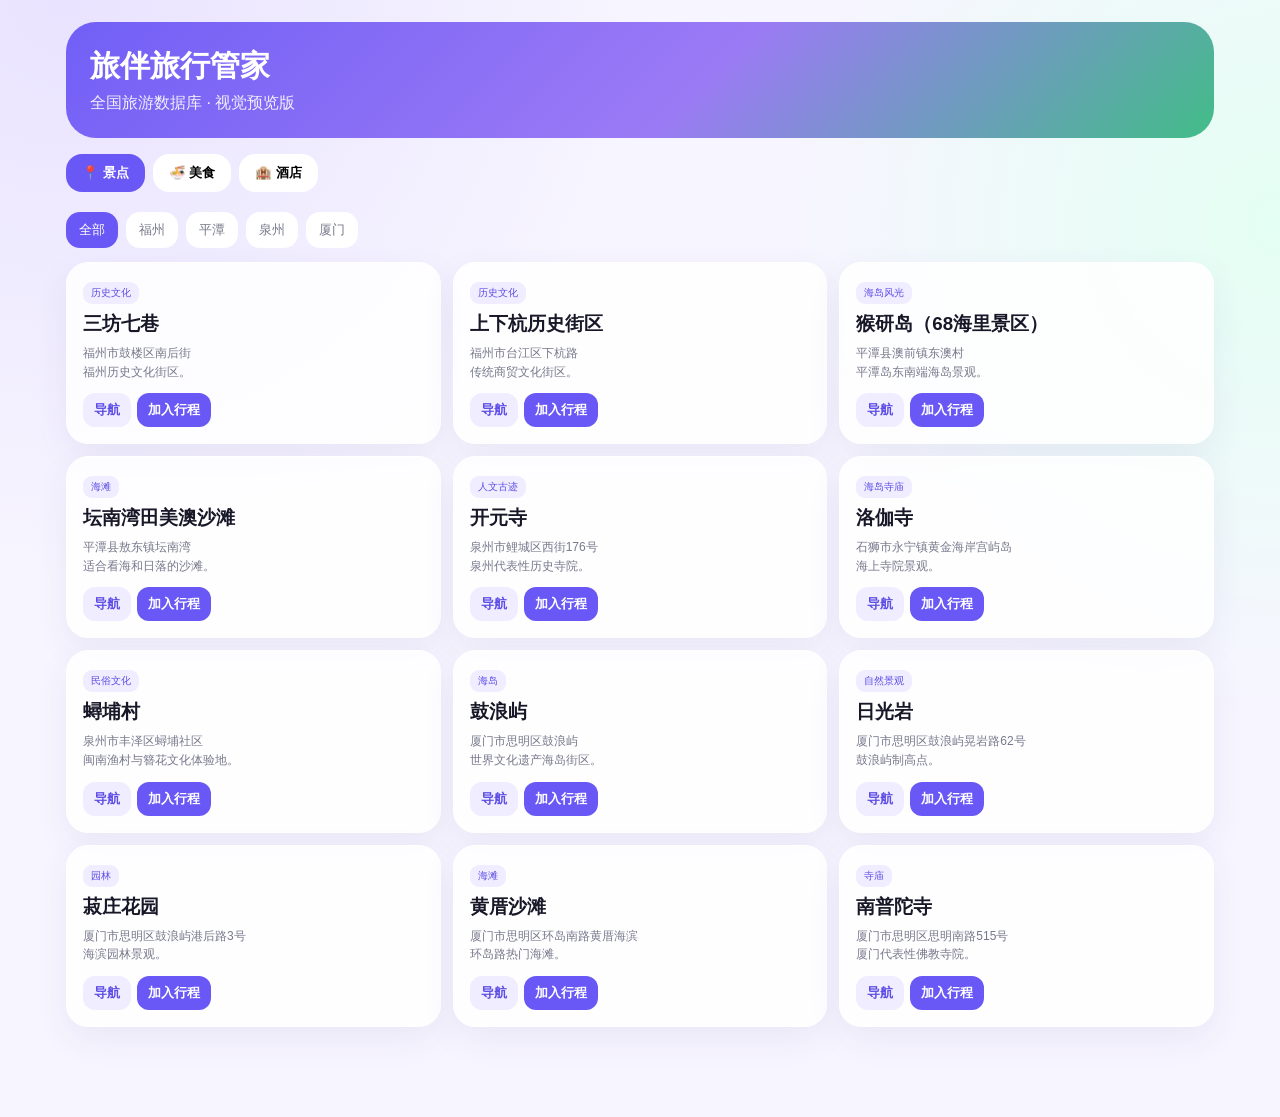
<file: database-preview.html>
<!doctype html>
<html lang="zh-CN"><head><meta charset="utf-8"><meta name="viewport" content="width=device-width,initial-scale=1"><title>旅伴旅行管家｜数据库视觉预览</title><style>:root{--bg:#f7f5ff;--card:#fff;--text:#171727;--muted:#77788b;--p:#6958f5;--line:#e9e7f2}*{box-sizing:border-box}body{margin:0;background:radial-gradient(circle at 5% 0,#e9e3ff,transparent 35%),radial-gradient(circle at 100% 20%,#e4fff3,transparent 32%),var(--bg);color:var(--text);font-family:-apple-system,BlinkMacSystemFont,"PingFang SC","Microsoft YaHei",sans-serif}.app{max-width:1180px;margin:auto;padding:22px 16px 90px}.hero{padding:24px;border-radius:30px;background:linear-gradient(135deg,#715ff6,#9b7af5 55%,#42bd88);color:#fff}.hero h1{margin:0 0 6px;font-size:30px}.hero p{margin:0;opacity:.9}.tabs{display:flex;gap:8px;margin:16px 0}.tab{padding:10px 16px;border:0;border-radius:16px;background:#fff;font-weight:800}.tab.on{background:var(--p);color:#fff}.chips{display:flex;gap:8px;overflow:auto;padding:4px 0 14px}.chip{white-space:nowrap;border:0;padding:9px 13px;border-radius:14px;background:#fff;color:var(--muted)}.chip.on{background:var(--p);color:#fff}.grid{display:grid;grid-template-columns:repeat(3,1fr);gap:12px}.card{background:#ffffffdf;border:1px solid #fff;border-radius:22px;padding:16px;box-shadow:0 12px 35px #403a8a12}.card h3{margin:7px 0}.muted{font-size:12px;color:var(--muted);line-height:1.55}.tag{display:inline-block;background:#efedff;color:#5d4de5;padding:4px 8px;border-radius:9px;font-size:10px;margin:3px 3px 0 0}.actions{display:flex;gap:6px;margin-top:12px}.btn{border:0;padding:8px 11px;border-radius:12px;background:#efedff;color:#5d4de5;font-weight:700}.primary{background:var(--p);color:#fff}.section{display:none}.section.on{display:block}.empty{padding:40px;text-align:center;color:var(--muted)}@media(max-width:760px){.grid{grid-template-columns:1fr 1fr}}@media(max-width:520px){.grid{grid-template-columns:1fr}}</style></head><body><main class="app"><section class="hero"><h1>旅伴旅行管家</h1><p>全国旅游数据库 · 视觉预览版</p></section><div class="tabs"><button class="tab on" data-k="spots">📍 景点</button><button class="tab" data-k="foods">🍜 美食</button><button class="tab" data-k="hotels">🏨 酒店</button></div><div id="cities" class="chips"></div><section id="spots" class="section on"><div class="grid" id="spotGrid"></div></section><section id="foods" class="section"><div class="grid" id="foodGrid"></div></section><section id="hotels" class="section"><div class="grid" id="hotelGrid"></div></section></main><script>const DB={cities:[{"cityId":"fz","城市":"福州","省份":"福建省","城市级别":"省会","拼音":"fuzhou","热门":true},{"cityId":"pt","城市":"平潭","省份":"福建省","城市级别":"县","拼音":"pingtan","热门":true},{"cityId":"qz","城市":"泉州","省份":"福建省","城市级别":"地级市","拼音":"quanzhou","热门":true},{"cityId":"xm","城市":"厦门","省份":"福建省","城市级别":"副省级市","拼音":"xiamen","热门":true}],spots:[{"spotId":"fz-001","景点名称":"三坊七巷","城市":"福州","省份":"福建省","类型":"历史文化","地址":"福州市鼓楼区南后街","简介":"福州历史文化街区。","推荐游玩时间":"2-3小时","推荐季节":"四季","门票":"免费","开放时间":"全天","经纬度":"","图片":"","标签":"古街,人文","热门程度":"高"},{"spotId":"fz-002","景点名称":"上下杭历史街区","城市":"福州","省份":"福建省","类型":"历史文化","地址":"福州市台江区下杭路","简介":"传统商贸文化街区。","推荐游玩时间":"2小时","推荐季节":"四季","门票":"免费","开放时间":"全天","经纬度":"","图片":"","标签":"古街","热门程度":"高"},{"spotId":"pt-001","景点名称":"猴研岛（68海里景区）","城市":"平潭","省份":"福建省","类型":"海岛风光","地址":"平潭县澳前镇东澳村","简介":"平潭岛东南端海岛景观。","推荐游玩时间":"2-3小时","推荐季节":"春夏秋","门票":"","开放时间":"","经纬度":"","图片":"","标签":"海岛,打卡","热门程度":"高"},{"spotId":"pt-002","景点名称":"坛南湾田美澳沙滩","城市":"平潭","省份":"福建省","类型":"海滩","地址":"平潭县敖东镇坛南湾","简介":"适合看海和日落的沙滩。","推荐游玩时间":"2小时","推荐季节":"春夏秋","门票":"免费","开放时间":"全天","经纬度":"","图片":"","标签":"沙滩,日落","热门程度":"高"},{"spotId":"qz-001","景点名称":"开元寺","城市":"泉州","省份":"福建省","类型":"人文古迹","地址":"泉州市鲤城区西街176号","简介":"泉州代表性历史寺院。","推荐游玩时间":"1-2小时","推荐季节":"四季","门票":"免费","开放时间":"","经纬度":"","图片":"","标签":"寺庙,古城","热门程度":"高"},{"spotId":"qz-002","景点名称":"洛伽寺","城市":"泉州","省份":"福建省","类型":"海岛寺庙","地址":"石狮市永宁镇黄金海岸宫屿岛","简介":"海上寺院景观。","推荐游玩时间":"2小时","推荐季节":"四季","门票":"","开放时间":"","经纬度":"","图片":"","标签":"海景,寺庙","热门程度":"高"},{"spotId":"qz-003","景点名称":"蟳埔村","城市":"泉州","省份":"福建省","类型":"民俗文化","地址":"泉州市丰泽区蟳埔社区","简介":"闽南渔村与簪花文化体验地。","推荐游玩时间":"2-3小时","推荐季节":"四季","门票":"免费","开放时间":"全天","经纬度":"","图片":"","标签":"簪花,民俗","热门程度":"高"},{"spotId":"xm-001","景点名称":"鼓浪屿","城市":"厦门","省份":"福建省","类型":"海岛","地址":"厦门市思明区鼓浪屿","简介":"世界文化遗产海岛街区。","推荐游玩时间":"1天","推荐季节":"四季","门票":"免费","开放时间":"全天","经纬度":"","图片":"","标签":"海岛,建筑","热门程度":"高"},{"spotId":"xm-002","景点名称":"日光岩","城市":"厦门","省份":"福建省","类型":"自然景观","地址":"厦门市思明区鼓浪屿晃岩路62号","简介":"鼓浪屿制高点。","推荐游玩时间":"1小时","推荐季节":"四季","门票":"","开放时间":"","经纬度":"","图片":"","标签":"登高,观景","热门程度":"高"},{"spotId":"xm-003","景点名称":"菽庄花园","城市":"厦门","省份":"福建省","类型":"园林","地址":"厦门市思明区鼓浪屿港后路3号","简介":"海滨园林景观。","推荐游玩时间":"1-2小时","推荐季节":"四季","门票":"","开放时间":"","经纬度":"","图片":"","标签":"园林,海景","热门程度":"高"},{"spotId":"xm-004","景点名称":"黄厝沙滩","城市":"厦门","省份":"福建省","类型":"海滩","地址":"厦门市思明区环岛南路黄厝海滨","简介":"环岛路热门海滩。","推荐游玩时间":"2小时","推荐季节":"春夏秋","门票":"免费","开放时间":"全天","经纬度":"","图片":"","标签":"沙滩,日落","热门程度":"高"},{"spotId":"xm-005","景点名称":"南普陀寺","城市":"厦门","省份":"福建省","类型":"寺庙","地址":"厦门市思明区思明南路515号","简介":"厦门代表性佛教寺院。","推荐游玩时间":"2小时","推荐季节":"四季","门票":"免费","开放时间":"","经纬度":"","图片":"","标签":"寺庙,人文","热门程度":"高"}],foods:[{"foodId":"fz-f001","店名":"福州鱼丸老字号","城市":"福州","地址":"福州市鼓楼区","类型":"小吃","推荐菜":"鱼丸","人均":"30","标签":"福州小吃","经纬度":"","图片":""},{"foodId":"pt-f001","店名":"平潭海鲜餐厅","城市":"平潭","地址":"平潭县龙王头附近","类型":"海鲜","推荐菜":"海鲜","人均":"80","标签":"海鲜","经纬度":"","图片":""},{"foodId":"qz-f001","店名":"泉州面线糊","城市":"泉州","地址":"泉州市鲤城区","类型":"小吃","推荐菜":"面线糊","人均":"15","标签":"泉州小吃","经纬度":"","图片":""},{"foodId":"xm-f001","店名":"厦门沙茶面","城市":"厦门","地址":"厦门市思明区","类型":"小吃","推荐菜":"沙茶面","人均":"25","标签":"厦门小吃","经纬度":"","图片":""}],hotels:[{"hotelId":"fz-h001","酒店名称":"锦江都城酒店（福州三坊七巷东街口地铁站店）","城市":"福州","地址":"福州市鼓楼区省府路9号","经纬度":"","星级":"4星","价格区间":"300-500","标签":"市中心,地铁","图片":"","用户收藏":false},{"hotelId":"pt-h001","酒店名称":"维也纳酒店（福州平潭龙王头沙滩店）","城市":"平潭","地址":"平潭县海坛街道西航路190号","经纬度":"","星级":"4星","价格区间":"250-450","标签":"龙王头,海边","图片":"","用户收藏":false},{"hotelId":"qz-h001","酒店名称":"维也纳酒店（泉州古城浦西万达店）","城市":"泉州","地址":"泉州市丰泽区泉秀街768号","经纬度":"","星级":"4星","价格区间":"250-450","标签":"古城,万达","图片":"","用户收藏":false},{"hotelId":"xm-h001","酒店名称":"西岸酒店厦门火车站店","城市":"厦门","地址":"厦门市思明区火车站附近","经纬度":"","星级":"","价格区间":"","标签":"火车站,交通便利","图片":"","用户收藏":false}]};let city='全部';const esc=s=>String(s??'').replace(/[&<>\"]/g,m=>({'&':'&amp;','<':'&lt;','>':'&gt;','"':'&quot;'}[m]));function renderCities(){const all=[...new Set(DB.cities.map(x=>x.城市))];cities.innerHTML=['全部',...all].map(c=>`<button class="chip ${c===city?'on':''}" onclick="city='${esc(c)}';render()">${esc(c)}</button>`).join('')}function filter(a){return city==='全部'?a:a.filter(x=>(x.城市||'')===city)}function render(){renderCities();spotGrid.innerHTML=filter(DB.spots).map(x=>`<article class="card"><span class="tag">${esc(x.类型)}</span><h3>${esc(x.景点名称)}</h3><div class="muted">${esc(x.地址)}</div><div class="muted">${esc(x.简介)}</div><div class="actions"><button class="btn" onclick="alert('导航：${esc(x.地址)}')">导航</button><button class="btn primary" onclick="alert('已准备加入行程：${esc(x.景点名称)}')">加入行程</button></div></article>`).join('');foodGrid.innerHTML=filter(DB.foods).map(x=>`<article class="card"><span class="tag">${esc(x.类型)}</span><h3>${esc(x.店名)}</h3><div class="muted">${esc(x.地址)}</div><div class="muted">推荐：${esc(x.推荐菜)} · 人均：${esc(x.人均)}</div><div class="actions"><button class="btn" onclick="navigator.clipboard?.writeText('${esc(x.地址)}');alert('地址已复制')">复制地址</button><button class="btn primary">加入行程</button></div></article>`).join('');hotelGrid.innerHTML=filter(DB.hotels).map(x=>`<article class="card"><span class="tag">${esc(x.星级)}</span><h3>${esc(x.酒店名称)}</h3><div class="muted">${esc(x.地址)}</div><div class="muted">${esc(x.价格区间)} · ${esc(x.标签)}</div><div class="actions"><button class="btn">导航</button><button class="btn primary">加入行程</button></div></article>`).join('')}document.querySelectorAll('.tab').forEach(b=>b.onclick=()=>{document.querySelectorAll('.tab').forEach(x=>x.classList.remove('on'));b.classList.add('on');document.querySelectorAll('.section').forEach(x=>x.classList.remove('on'));document.getElementById(b.dataset.k).classList.add('on')});render();</script></body></html>
</file>
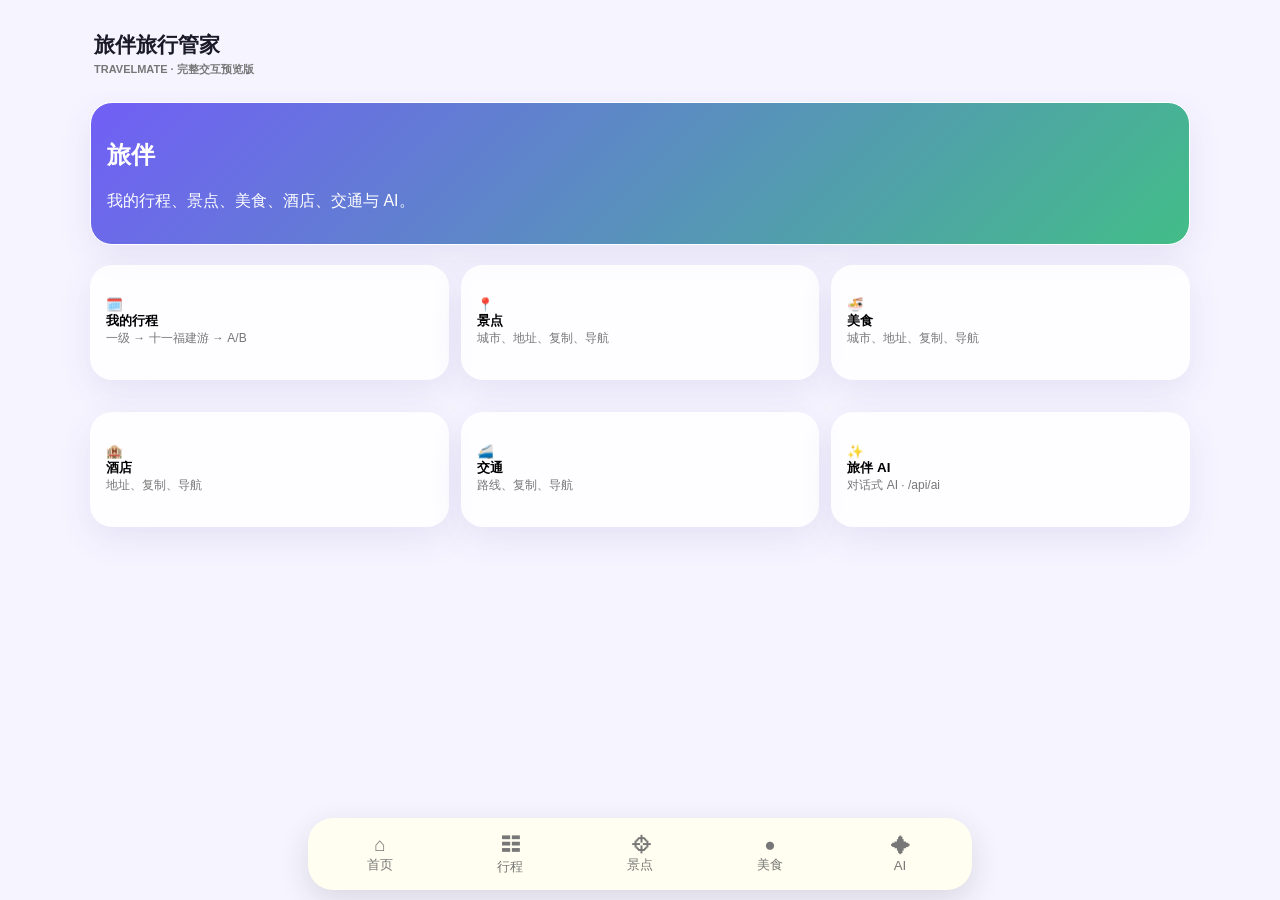
<file: preview.html>
<!doctype html><html lang="zh-CN"><meta charset="utf-8"><meta name="viewport" content="width=device-width,initial-scale=1"><title>旅伴旅行管家 · 完整预览</title><style>body{margin:0;background:#f6f4ff;color:#191927;font-family:-apple-system,BlinkMacSystemFont,"PingFang SC",sans-serif}.app{max-width:1100px;margin:auto;padding:16px 16px 100px}.top{position:sticky;top:0;background:#f6f4ffee;backdrop-filter:blur(20px);padding:15px 4px;z-index:3;font-size:21px;font-weight:800}.top small{display:block;font-size:11px;color:#777;margin-top:3px}.hero,.card{background:#ffffffdd;border:1px solid white;border-radius:22px;padding:16px;box-shadow:0 12px 35px #4c469018;margin:10px 0}.hero{background:linear-gradient(135deg,#715ff6,#42bd88);color:#fff}.grid{display:grid;grid-template-columns:repeat(3,1fr);gap:12px}.grid button{text-align:left;min-height:115px;border:0}.btn{border:0;border-radius:13px;padding:9px 12px;background:#eeeaff;color:#5847d9;font-weight:700}.primary{background:#6958f5;color:#fff}.tabs,.days{display:flex;gap:8px;overflow:auto}.tab,.day{flex:0 0 auto;border:0;border-radius:15px;padding:10px 14px;background:#fff}.on{background:#6958f5!important;color:#fff}.days .day{min-width:90px;text-align:left}.muted{color:#777;font-size:12px}.crumb{font-size:12px;color:#777}.timeline{border-left:2px solid #dedaf3;margin:15px 0 0 8px;padding-left:15px}.event{position:relative}.event:before{content:"";position:absolute;left:-23px;top:23px;width:9px;height:9px;border-radius:50%;background:#6958f5}.time{color:#6958f5;font-weight:800;font-size:12px}.addr{color:#777;font-size:12px;margin-top:5px}.actions{display:flex;gap:6px;flex-wrap:wrap;margin-top:10px}.actions button{border:0;border-radius:11px;padding:7px 9px;background:#eeeaff;color:#5847d9}.nav{background:#e9fbf3!important;color:#16855e!important}.bottom{position:fixed;bottom:10px;left:50%;transform:translateX(-50%);width:min(650px,calc(100% - 20px));background:#fffef0;border-radius:25px;padding:7px;display:grid;grid-template-columns:repeat(5,1fr);box-shadow:0 10px 30px #2222}.bottom button{border:0;background:transparent;padding:7px;color:#777}.bottom b{display:block;font-size:19px}.chat{min-height:65vh;display:flex;flex-direction:column}.msgs{flex:1;display:flex;flex-direction:column;gap:10px}.msg{max-width:85%;padding:12px 15px;border-radius:18px;white-space:pre-wrap;line-height:1.55}.ai{background:#fff;align-self:flex-start}.user{background:#6958f5;color:#fff;align-self:flex-end}.composer{display:flex;gap:7px;background:#fff;border-radius:20px;padding:7px;margin-top:10px}.composer textarea{flex:1;border:0;outline:0;resize:none;padding:9px}@media(max-width:700px){.grid{grid-template-columns:repeat(2,1fr)}.app{padding:10px 10px 100px}.msg{max-width:92%}}</style><div class="app"><div class="top">旅伴旅行管家<small>TRAVELMATE · 完整交互预览版</small></div><section id="home"><div class="hero"><h1>旅伴</h1><p>我的行程、景点、美食、酒店、交通与 AI。</p></div><div class="grid"><button class="card" onclick="show('trip')">🗓️<br><b>我的行程</b><br><span class="muted">一级 → 十一福建游 → A/B</span></button><button class="card" onclick="show('spot')">📍<br><b>景点</b><br><span class="muted">城市、地址、复制、导航</span></button><button class="card" onclick="show('food')">🍜<br><b>美食</b><br><span class="muted">城市、地址、复制、导航</span></button><button class="card" onclick="show('hotel')">🏨<br><b>酒店</b><br><span class="muted">地址、复制、导航</span></button><button class="card" onclick="show('transport')">🚄<br><b>交通</b><br><span class="muted">路线、复制、导航</span></button><button class="card" onclick="show('ai')">✨<br><b>旅伴 AI</b><br><span class="muted">对话式 AI · /api/ai</span></button></div></section><section id="trip" hidden><div class="card"><div class="crumb">一级类目 · 我的行程</div><h2>我的行程</h2><div class="card"><b>二级类目</b><h3>十一福建游</h3><div class="tabs"><button class="tab on" onclick="plan='A';day=0;renderTrip()">方案 A</button><button class="tab" onclick="plan='B';day=0;renderTrip()">方案 B</button><button class="tab" onclick="newTrip()">＋ 新建行程</button></div></div><div id="tripBody"></div></div></section><section id="spot" hidden><div class="card"><h2>景点</h2><div id="spotTabs" class="tabs"></div><div id="spotList"></div></div></section><section id="food" hidden><div class="card"><h2>美食</h2><div id="foodTabs" class="tabs"></div><div id="foodList"></div></div></section><section id="hotel" hidden><div class="card"><h2>酒店</h2><div id="hotelList"></div></div></section><section id="transport" hidden><div class="card"><h2>交通</h2><div id="transportList"></div></div></section><section id="ai" hidden><div class="card"><h2>旅伴 AI</h2><div class="muted">火山方舟 · Cloudflare Functions · /api/ai</div><div class="chat"><div id="msgs" class="msgs"><div class="msg ai">你好，我是旅伴 AI。\n可以问我：方案 A/B 对比、调整某天行程、增加景点美食、检查时间冲突。</div></div><div class="composer"><textarea id="q" rows="1" placeholder="输入旅行问题…"></textarea><button class="btn primary" onclick="ask()">发送</button></div></div></div></section></div><nav class="bottom"><button onclick="show('home')"><b>⌂</b>首页</button><button onclick="show('trip')"><b>☷</b>行程</button><button onclick="show('spot')"><b>⌖</b>景点</button><button onclick="show('food')"><b>●</b>美食</button><button onclick="show('ai')"><b>✦</b>AI</button></nav><script>
let plan='A',day=0,city='全部',foodCity='全部';const C=['全部','福州','平潭','泉州','厦门'];
const A=[['9/28','DAY 0','24:00','抵达福州长乐国际机场','福州长乐国际机场'],['9/28','DAY 0','00:40–01:30','机场→锦江都城酒店','福州市鼓楼区省府路9号'],['9/29','DAY 1','09:15–11:15','三坊七巷南后街、衣锦坊、文儒坊','福州市鼓楼区南后街'],['9/29','DAY 1','11:15–12:00','老福洲午餐','福州市鼓楼区吉庇巷72-2号'],['9/29','DAY 1','12:30–14:00','福州→平潭','平潭县海坛街道西航路190号'],['9/29','DAY 1','15:40–16:40','猴研岛（68海里景区）','平潭县澳前镇东澳村'],['9/29','DAY 1','17:10–18:30','坛南湾田美澳沙滩日落','平潭县敖东镇坛南湾'],['9/30','DAY 2','06:50–07:40','龙王头沙滩日出','平潭县环岛东路龙王头海滨浴场'],['9/30','DAY 2','09:20–10:20','仙人井景区','平潭县流水镇仙人井'],['9/30','DAY 2','10:20–11:00','北港文创村','平潭县流水镇北港村'],['9/30','DAY 2','14:00–15:30','镜沙黑沙滩','平潭县流水镇镜沙村'],['9/30','DAY 2','16:00–18:30','长江澳风车田日落','平潭县平原镇长江澳'],['10/1','DAY 3','10:45–12:36','D6294 平潭→泉州','泉州站'],['10/1','DAY 3','14:30–16:00','开元寺、东西双塔','泉州市鲤城区西街176号'],['10/1','DAY 3','16:00–18:30','西街逛吃漫游','泉州市鲤城区西街'],['10/1','DAY 3','19:00–20:00','承天寺','泉州市鲤城区承天巷85号'],['10/1','DAY 3','20:00–21:30','清净寺 + 关岳庙','泉州市鲤城区涂门街108号'],['10/2','DAY 4','08:00–09:30','洛伽寺','石狮市永宁镇黄金海岸宫屿岛'],['10/2','DAY 4','09:30–10:00','黄金海岸','石狮市永宁镇黄金海岸度假区'],['10/2','DAY 4','11:30以后','泉州南站→厦门站','厦门站'],['10/2','DAY 4','16:00–18:10','黄厝沙滩日落','厦门市思明区环岛南路黄厝海滨'],['10/2','DAY 4','19:00–20:30','第八市场逛吃','厦门市思明区开禾路第八市场'],['10/3','DAY 5','08:30–09:00','邮轮中心→三丘田码头','厦门市思明区东港路2号'],['10/3','DAY 5','09:00–10:00','最美转角、风琴博物馆','厦门市思明区鼓浪屿鼓新路43号'],['10/3','DAY 5','10:00–11:30','日光岩','厦门市思明区鼓浪屿晃岩路62号'],['10/3','DAY 5','11:30–13:00','龙头路午餐','厦门市思明区鼓浪屿龙头路'],['10/3','DAY 5','13:30–15:00','菽庄花园 + 钢琴博物馆','厦门市思明区鼓浪屿港后路3号'],['10/4','DAY 6','07:30–09:00','南普陀寺','厦门市思明区思明南路515号'],['10/4','DAY 6','09:20–11:30','厦门园林植物园','厦门市思明区虎园路25号'],['10/4','DAY 6','14:20–16:00','钟鼓索道','厦门市思明区虎园路25-110号'],['10/4','DAY 6','17:00','前往机场/车站返程','厦门高崎机场 / 厦门站 / 厦门北站']];
const B=[...A.filter(x=>x[1]==='DAY 0'||x[1]==='DAY 1'||x[1]==='DAY 2'),['10/1','DAY 3','11:54–14:45','C5192 平潭→厦门站','厦门站'],['10/1','DAY 3','16:30–18:00','沙坡尾艺术西区','厦门市思明区沙坡尾60号'],['10/1','DAY 3','18:00–18:40','演武大桥观景平台日落','厦门市思明区演武大桥旁'],['10/1','DAY 3','18:40–20:30','第八市场逛吃','厦门市思明区开禾路第八市场'],['10/2','DAY 4','09:00–17:30','鼓浪屿全天：最美转角、日光岩、龙头路、菽庄花园、港仔后','厦门市思明区鼓浪屿'],['10/3','DAY 5','09:30–12:00','集美学村：龙舟池、嘉庚建筑、大社古厝','厦门市集美区银江路183号'],['10/3','DAY 5','13:30–15:30','鳌园 + 陈嘉庚纪念馆','厦门市集美区鳌园路24号'],['10/3','DAY 5','15:30–18:30','十里长堤日落','厦门市集美区滨海西大道十里长堤'],...A.filter(x=>x[1]==='DAY 6')];
function data(rows){let o=[];rows.forEach(x=>{let d=o.find(y=>y.id===x[1]);if(!d){d={id:x[1],date:x[0],items:[]};o.push(d)}d.items.push({time:x[2],name:x[3],address:x[4]})});return o}let daysA=data(A),daysB=data(B);
const spots=[['福州','三坊七巷','福州市鼓楼区南后街'],['平潭','猴研岛','平潭县澳前镇东澳村'],['平潭','坛南湾','平潭县敖东镇坛南湾'],['平潭','仙人井','平潭县流水镇仙人井'],['平潭','北港文创村','平潭县流水镇北港村'],['平潭','镜沙黑沙滩','平潭县流水镇镜沙村'],['平潭','长江澳风车田','平潭县平原镇长江澳'],['泉州','开元寺','泉州市鲤城区西街176号'],['泉州','西街','泉州市鲤城区西街'],['泉州','洛伽寺','石狮市永宁镇黄金海岸宫屿岛'],['厦门','鼓浪屿','厦门市思明区鼓浪屿'],['厦门','日光岩','厦门市思明区鼓浪屿晃岩路62号'],['厦门','菽庄花园','厦门市思明区鼓浪屿港后路3号'],['厦门','黄厝沙滩','厦门市思明区环岛南路黄厝海滨'],['厦门','南普陀寺','厦门市思明区思明南路515号'],['厦门','厦门园林植物园','厦门市思明区虎园路25号'],['厦门','钟鼓索道','厦门市思明区虎园路25-110号'],['厦门','集美学村','厦门市集美区银江路183号'],['厦门','十里长堤','厦门市集美区滨海西大道十里长堤']];const foods=[['福州','老福洲（吉庇巷店）','福州市鼓楼区吉庇巷72-2号','荔枝肉、芋泥'],['福州','没牙伯花生汤','福州市台江区老药洲街182号','花生汤、芋泥'],['平潭','十三妹咸米时店','平潭县西航路','时来运转、天长地久'],['平潭','毛记潮汕海鲜砂锅粥','平潭县翠园中路','虾蟹粥'],['泉州','水门国仔面线糊','泉州市鲤城区水门巷21号','面线糊、醋肉'],['泉州','侯阿婆肉粽','泉州市鲤城区东街59号','烧肉粽、牛肉羹'],['厦门','八市阿杰五香','厦门市思明区开禾路111号','五香'],['厦门','黄则和花生汤','厦门市思明区中山路22-24号','花生汤'],['厦门','四里沙茶面','厦门市思明区湖滨四里14号','沙茶面'],['厦门','劳松扁食','厦门市思明区小学路26号','扁食汤、拌面'],['厦门','浮屿大同鸭肉粥','厦门市思明区厦禾路174号','鸭肉粥']];const hotels=[['9月28日','锦江都城酒店（福州三坊七巷东街口地铁站店）','福州市鼓楼区省府路9号'],['9月29日','维也纳酒店（福州平潭龙王头沙滩店）','平潭县海坛街道西航路190号'],['9月30日','丽怡酒店（平潭国际旅游岛店）','平潭县金井大道东段129-11号'],['备选','希岸酒店（福州平潭龙王头沙滩店）','平潭县万宝中路158号'],['10月1日','维也纳酒店（泉州古城浦西万达店）','泉州市丰泽区泉秀街768号'],['10月2-3日','希岸酒店（厦门火车站万象城店）','厦门市思明区厦禾路982号']];const transports=[['方案A','9月29日','福州→平潭','D9971 12:50–13:36 / 包车拼车','福州站→平潭站'],['方案A','10月1日','平潭→泉州','D6294 10:45–12:36','平潭站→泉州站'],['方案A','10月2日','泉州→厦门','D6567，约50分钟','泉州南站→厦门站'],['方案B','10月1日','平潭→厦门','C5192 11:54–14:45','平潭站→厦门站']];
function show(id){document.querySelectorAll('.app>section').forEach(s=>s.hidden=true);document.getElementById(id).hidden=false;if(id==='trip')renderTrip();if(id==='spot')renderSpots();if(id==='food')renderFoods();if(id==='hotel')renderHotels();if(id==='transport')renderTrans();scrollTo(0,0)}function copy(t){navigator.clipboard?.writeText(t).then(()=>alert('已复制'))}function nav(n,a){location.href='https://www.google.com/maps/search/?api=1&query='+encodeURIComponent(n+' '+a)}function card(a,b,c,d=''){return `<div class="card"><div class="muted">${a}</div><h3>${b}</h3><div class="addr">📍 ${c}</div>${d?`<div class="addr">${d}</div>`:''}<div class="actions"><button onclick="copy('${b.replace(/'/g,"\\'")}')">复制名称</button><button onclick="copy('${c.replace(/'/g,"\\'")}')">复制地址</button><button class="nav" onclick="nav('${b.replace(/'/g,"\\'")}','${c.replace(/'/g,"\\'")}')">导航</button><button class="primary" onclick="add('${b.replace(/'/g,"\\'")}','${c.replace(/'/g,"\\'")}')">加入行程</button></div></div>`}function renderTrip(){let ds=plan==='A'?daysA:daysB;tripBody.innerHTML=`<div class="card"><b>${plan==='A'?'方案 A · 福州+平潭+泉州+厦门四城完整版':'方案 B · 福州+平潭+厦门三城休闲版'}</b><div class="days">${ds.map((d,i)=>`<button class="day ${i===day?'on':''}" onclick="day=${i};renderTrip()"><b>${d.date}</b><small>${d.id}</small></button>`).join('')}</div></div><div class="timeline">${ds[day].items.map((x,i)=>`<div class="card event"><div class="time">${x.time}</div><h3>${x.name}</h3><div class="addr">📍 ${x.address}</div><div class="actions"><button onclick="copy('${x.name.replace(/'/g,"\\'")}')">复制名称</button><button onclick="copy('${x.address.replace(/'/g,"\\'")}')">复制地址</button><button class="nav" onclick="nav('${x.name.replace(/'/g,"\\'")}','${x.address.replace(/'/g,"\\'")}')">导航</button><button onclick="edit(${i})">编辑</button><button onclick="del(${i})">删除</button></div></div>`).join('')}</div><button class="btn primary" onclick="addEvent()">＋ 添加当天日程</button>`}function add(n,a){(plan==='A'?daysA:daysB)[day].items.push({time:'09:00',name:n,address:a});renderTrip()}function addEvent(){let n=prompt('日程名称');if(!n)return;let a=prompt('地址，可留空','');(plan==='A'?daysA:daysB)[day].items.push({time:'09:00',name:n,address:a||'地址待补'});renderTrip()}function edit(i){let ds=plan==='A'?daysA:daysB,x=ds[day].items[i],n=prompt('修改名称',x.name);if(n===null)return;let a=prompt('修改地址',x.address);x.name=n;x.address=a||x.address;renderTrip()}function del(i){if(confirm('删除这条日程？')){(plan==='A'?daysA:daysB)[day].items.splice(i,1);renderTrip()}}function renderSpots(){spotTabs.innerHTML=C.map(c=>`<button class="tab ${city===c?'on':''}" onclick="city='${c}';renderSpots()">${c}</button>`).join('');spotList.innerHTML=spots.filter(x=>city==='全部'||x[0]===city).map(x=>card(...x)).join('')}function renderFoods(){foodTabs.innerHTML=C.map(c=>`<button class="tab ${foodCity===c?'on':''}" onclick="foodCity='${c}';renderFoods()">${c}</button>`).join('');foodList.innerHTML=foods.filter(x=>foodCity==='全部'||x[0]===foodCity).map(x=>card(...x)).join('')}function renderHotels(){hotelList.innerHTML=hotels.map(x=>card(x[0],x[1],x[2])).join('')}function renderTrans(){transportList.innerHTML=transports.map(x=>card(x[0],x[2],x[4],x[3])).join('')}function newTrip(){let n=prompt('新建行程名称','新建福建行程');if(n)alert('已建立新行程：'+n+'；正式版下一步可继续保存到本地数据')}function ask(){let text=q.value.trim();if(!text)return;msgs.insertAdjacentHTML('beforeend',`<div class="msg user">${text.replace(/</g,'&lt;')}</div><div class="msg ai" id="wait">正在思考…</div>`);q.value='';fetch('/api/ai',{method:'POST',headers:{'Content-Type':'application/json'},body:JSON.stringify({message:text,tripContext:JSON.stringify(plan==='A'?daysA:daysB).slice(0,12000)})}).then(r=>r.json()).then(d=>{wait?.remove();msgs.insertAdjacentHTML('beforeend',`<div class="msg ai">${String(d.reply||'AI 暂无回复').replace(/</g,'&lt;')}</div>`)}).catch(()=>{wait?.remove();msgs.insertAdjacentHTML('beforeend','<div class="msg ai">AI 接口连接失败，请检查 Cloudflare Functions。</div>')})}show('home');</script></html>
</file>
